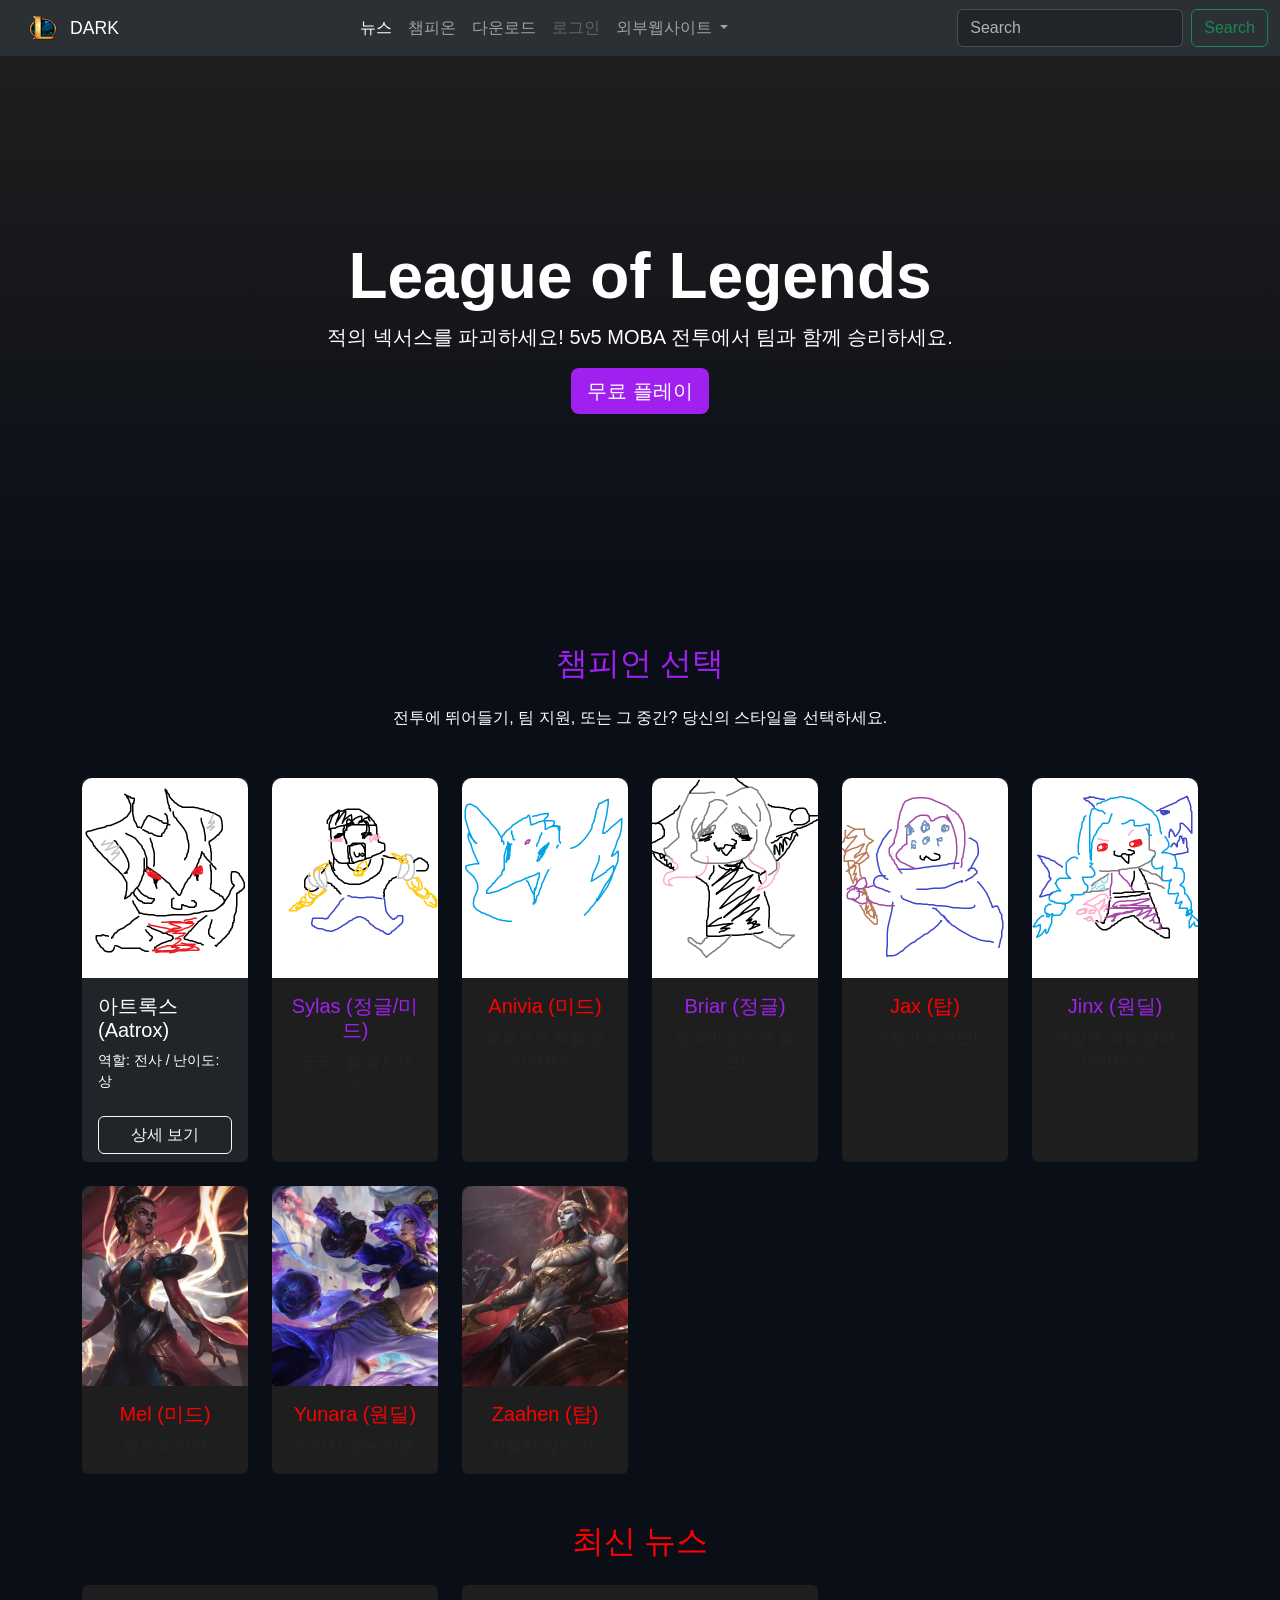
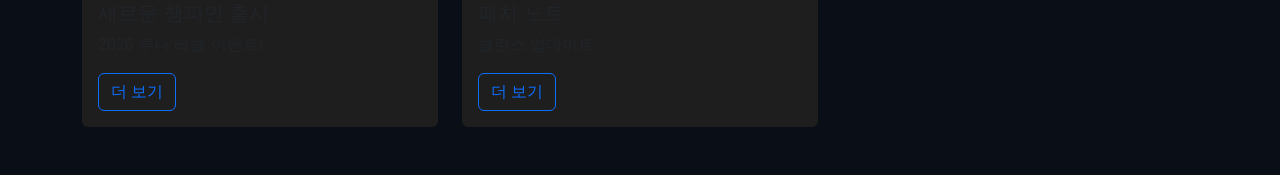
<file: src/main/resources/META-INF/resources/index.html>
<!DOCTYPE html>
<html lang="ko">

<head>
    <meta charset="UTF-8">
    <meta name="viewport" content="width=device-width, initial-scale=1.0">
    <title>League of Legends - 메인 페이지</title>
    <!-- Bootstrap 5 CDN -->
    <link href="https://cdn.jsdelivr.net/npm/bootstrap@5.3.0/dist/css/bootstrap.min.css" rel="stylesheet">
    <script src="js/bootstrap.bundle.min.js"></script>
    <script src="js/test2.js"></script>
    <script src="js/toggleTheme.js"></script>

    <script>
        window.onload = function () {
            alert("메인 페이지 로딩 완료");
        }
    </script>
    <!-- 커스텀 스타일 (LOL 테마 + 챔피언 호버 효과) -->
    <link rel="stylesheet" href="css/main.css">
    <!--7w 스타일 시트를 링크로 외부 연동했다 -->
</head>

<body>

    <!-- 헤더 (Navbar) -->
    <!-- <nav class="navbar navbar-expand-lg navbar-dark">
        <div class="container-fluid">w
            <a class="navbar-brand" href="index.html">League of Legends</a>
            <button class="navbar-toggler" type="button" data-bs-toggle="collapse" data-bs-target="#navbarNav" aria-controls="navbarNav" aria-expanded="false" aria-label="Toggle navigation">
                <span class="navbar-toggler-icon"></span>
            </button>
            <div class="collapse navbar-collapse" id="navbarNav">
                <ul class="navbar-nav ms-auto">
                    <li class="nav-item"><a class="nav-link" href="#">뉴스</a></li>
                    <li class="nav-item"><a class="nav-link" href="#">챔피언</a></li>
                    <li class="nav-item"><a class="nav-link" href="#">다운로드</a></li>
                    <li class="nav-item"><a class="nav-link" href="#">로그인</a></li>
                    <li class="nav-item"><a class="nav-link" href="https://www.leagueoflegends.com/ko-kr/" target="_blank">외부 웹사이트</a></li>
                </ul>
            </div>
        </div>
    </nav> -->

    <nav class="navbar navbar-expand-lg bg-body-tertiary" data-bs-theme="dark">
        <div class="container-fluid">
            <a class="navbar-brand" href="#">
                <!-- 5. 수정함 로고추가 -->
                <a href="http://localhost:8080/">
                    <img src="images/logo.webp" alt="" width="30" height="24">
                </a>  
                <!-- [변경] "Navbar" 텍스트 → 다크/라이트 토글 버튼 -->
                <button class="btn border-0" id="themeToggleBtn" onclick="toggleTheme()">
                    DARK
                </button>
                <button class="navbar-toggler" type="button" data-bs-toggle="collapse"
                    data-bs-target="#navbarSupportedContent" aria-controls="navbarSupportedContent"
                    aria-expanded="false" aria-label="Toggle navigation">
                    <span class="navbar-toggler-icon"></span>
                </button>
                <div class="collapse navbar-collapse" id="navbarSupportedContent">
                    <ul class="navbar-nav mx-auto mb-2 mb-lg-0">
                        <li class="nav-item">
                            <a class="nav-link active" aria-current="page" href="#">뉴스</a>
                        </li>
                        <li class="nav-item">
                            <a class="nav-link" href="#">챔피온</a>
                        </li>
                        <li class="nav-item">
                            <a class="nav-link" href="main_page_sub/download.html">다운로드</a>
                        </li>
                        <li class="nav-item">
                            <a class="nav-link disabled" aria-disabled="true">로그인</a>
                        </li>
                        <li class="nav-item dropdown">
                            <a class="nav-link dropdown-toggle" href="#" role="button" data-bs-toggle="dropdown"
                                aria-expanded="false">
                                외부웹사이트
                            </a>
                            <ul class="dropdown-menu">
                                <li><a class="dropdown-item" href="https://op.gg/ko">롤전적</a></li>
                                <li><a class="dropdown-item" href="#">불법사이트</a></li>
                                <li>
                                    <hr class="dropdown-divider">
                                </li>
                                <li><a class="dropdown-item" href="#">외부웹</a></li>
                            </ul>
                        </li>
                    </ul>
                    <!-- 6주차 검색 폼 -->
                    <form class="d-flex" role="search" id="searchForm">
                        <input class="form-control me-2" type="search" placeholder="Search" aria-label="Search"
                            id="searchInput" />
                        <button class="btn btn-outline-success" type="submit">Search</button>
                    </form>
                </div>
        </div>
    </nav>

    <!-- 히어로 배너 (Hero Banner) -->
    <section class="hero d-flex align-items-center justify-content-center text-center py-5">
        <div class="container">
            <h1 class="display-3 fw-bold">League of Legends</h1>
            <p class="lead">적의 넥서스를 파괴하세요! 5v5 MOBA 전투에서 팀과 함께 승리하세요.</p>
            <!-- 6.자바스트립트 인라인코드 작동 테스트 -->
            <a href="#" class="btn btn-primary btn-lg" onclick="alert('즐거운 플레이 되세요')">무료 플레이</a>
        </div>
    </section>

    <!-- 챔피언 선택 섹션 (작은 썸네일 PNG로 업데이트!) -->
    <section class="container my-5">
        <h2 class="text-center mb-4 accent-purple">챔피언 선택</h2>
        <p class="text-center mb-5">전투에 뛰어들기, 팀 지원, 또는 그 중간? 당신의 스타일을 선택하세요.</p>
        <div class="row g-4">
            <!-- Aatrox -->
            <!-- <div class="col-md-6 col-lg-4 col-xl-2">
                <div class="card text-center h-100">
                    <img src="images/아또또록스.png" class="card-img-top" alt="Aatrox" loading="lazy">
                    <div class="card-body">
                        <h5 class="card-title accent-red">Aatrox (탑)</h5>
                        <p class="card-text">어둠의 검으로 적을 베세요.</p>
                    </div>
                </div>
            </div> -->
            <div class="col">
                <div class="card bg-dark text-white border-secondary h-100">
                    <img src="images/아또또록스.png" class="card-img-top" alt="아트록스">
                    <div class="card-body">
                        <h5 class="card-title">아트록스 (Aatrox)</h5>
                        <p class="card-text small">역할: 전사 / 난이도: 상</p>
                    </div>
                    <div class="card-footer bg-transparent border-0">
                        <button class="btn btn-outline-light w-100" data-bs-toggle="modal" data-bs-target="#modalAatrox"
                            data-champ="Aatrox">
                            상세 보기
                        </button>
                    </div>
                </div>
            </div>



            <!-- Sylas -->
            <div class="col-md-6 col-lg-4 col-xl-2">
                <div class="card text-center h-100">
                    <img src="images/싸일아저시.png" class="card-img-top" alt="Sylas" loading="lazy">
                    <div class="card-body">
                        <h5 class="card-title accent-purple">Sylas (정글/미드)</h5>
                        <p class="card-text">궁극기를 훔치세요!</p>
                    </div>
                </div>
            </div>
            <!-- Anivia -->
            <div class="col-md-6 col-lg-4 col-xl-2">
                <div class="card text-center h-100">
                    <img src="images/애그니비아.png" class="card-img-top" alt="Anivia" loading="lazy">
                    <div class="card-body">
                        <h5 class="card-title accent-red">Anivia (미드)</h5>
                        <p class="card-text">얼음으로 적을 봉인하세요.</p>
                    </div>
                </div>
            </div>
            <!-- Briar -->
            <div class="col-md-6 col-lg-4 col-xl-2">
                <div class="card text-center h-100">
                    <img src="images/브라라라라이어.png" class="card-img-top" alt="Briar" loading="lazy">
                    <div class="card-body">
                        <h5 class="card-title accent-purple">Briar (정글)</h5>
                        <p class="card-text">광폭한 힘으로 돌진!</p>
                    </div>
                </div>
            </div>
            <!-- Jax -->
            <div class="col-md-6 col-lg-4 col-xl-2">
                <div class="card text-center h-100">
                    <img src="images/잭스잭스.png" class="card-img-top" alt="Jax" loading="lazy">
                    <div class="card-body">
                        <h5 class="card-title accent-red">Jax (탑)</h5>
                        <p class="card-text">대장간의 주인!</p>
                    </div>
                </div>
            </div>
            <!-- Jinx -->
            <div class="col-md-6 col-lg-4 col-xl-2">
                <div class="card text-center h-100">
                    <img src="images/징스.png" class="card-img-top" alt="Jinx" loading="lazy">
                    <div class="card-body">
                        <h5 class="card-title accent-purple">Jinx (원딜)</h5>
                        <p class="card-text">폭발로 적을 날려버리세요.</p>
                    </div>
                </div>
            </div>
            <!-- 멜 -->
            <div class="col-md-6 col-lg-4 col-xl-2">
                <div class="card text-center h-100">
                    <img src="images/멜.webp" class="card-img-top" alt="Mel" loading="lazy">
                    <div class="card-body">
                        <h5 class="card-title accent-red">Mel (미드)</h5>
                        <p class="card-text">영혼의 반향</p>
                    </div>
                </div>
            </div>
            <!-- 유나라 -->
            <div class="col-md-6 col-lg-4 col-xl-2">
                <div class="card text-center h-100">
                    <img src="images/뮤나라.webp" class="card-img-top" alt="Yunara" loading="lazy">
                    <div class="card-body">
                        <h5 class="card-title accent-red">Yunara (원딜)</h5>
                        <p class="card-text">꺾이지 않는 신념</p>
                    </div>
                </div>
            </div>
            <!-- 자헨 -->
            <div class="col-md-6 col-lg-4 col-xl-2">
                <div class="card text-center h-100">
                    <img src="images/자헨.webp" class="card-img-top" alt="Zaahen" loading="lazy">
                    <div class="card-body">
                        <h5 class="card-title accent-red">Zaahen (탑)</h5>
                        <p class="card-text">저물지 않는 자!</p>
                    </div>
                </div>
            </div>
        </div>
    </section>

    <!-- 뉴스 섹션 (기존 유지) -->
    <section class="container my-5">
        <h2 class="text-center mb-4 accent-red">최신 뉴스</h2>
        <div class="row g-4">
            <div class="col-md-6 col-lg-4">
                <div class="card">
                    <div class="card-body">
                        <h5 class="card-title">새로운 챔피언 출시</h5>
                        <p class="card-text">2026 루나 레벨 이벤트!</p>
                        <a href="#" class="btn btn-outline-primary">더 보기</a>
                    </div>
                </div>
            </div>
            <div class="col-md-6 col-lg-4">
                <div class="card">
                    <div class="card-body">
                        <h5 class="card-title">패치 노트</h5>
                        <p class="card-text">밸런스 업데이트.</p>
                        <a href="#" class="btn btn-outline-primary">더 보기</a>
                    </div>
                </div>
            </div>
        </div>
    </section>


    <!-- ===== 검색 결과 섹션 (기본 숨김) ===== -->
    <section id="searchResults">
        <!-- 키워드 헤더 -->
        <div class="search-keyword-header">
            <h1 id="searchKeywordDisplay"></h1>
        </div>
        <!-- 본문: 사이드바 + 콘텐츠 -->
        <div class="search-body">
            <div class="container-fluid px-0">
                <div class="row g-0">
                    <!-- 왼쪽 카테고리 사이드바 -->
                    <div class="col-md-3 col-lg-2 search-sidebar bg-white py-4">
                        <div class="px-3 mb-3"
                            style="font-size:0.8rem; color:#999; text-transform:uppercase; letter-spacing:0.1em;">카테고리
                        </div>
                        <div class="search-category-item active" onclick="switchCategory('champion', this)">
                            챔피언 <span class="count" id="champCount">(0)</span>
                        </div>
                        <div class="search-category-item" onclick="switchCategory('news', this)">
                            뉴스 <span class="count" id="newsCount">(0)</span>
                        </div>
                    </div>
                    <!-- 오른쪽 콘텐츠 -->
                    <div class="col-md-9 col-lg-10 search-content-area">
                        <!-- 챔피언 결과 -->
                        <div id="resultChampion">
                            <h5 class="mb-4" style="color:#333;">챔피언</h5>
                            <div id="championResultList"></div>
                        </div>
                        <!-- 뉴스 결과 -->
                        <div id="resultNews" style="display:none;">
                            <h5 class="mb-4" style="color:#333;">뉴스</h5>
                            <div id="newsResultList"></div>
                        </div>
                    </div>
                </div>
            </div>
        </div>
    </section>






    <!-- 모달 (iframe으로 Aatrox.html 불러오기) -->
    <div class="modal fade" id="modalAatrox" tabindex="-1" aria-labelledby="modalAatroxLabel" aria-hidden="true">
        <div class="modal-dialog modal-xl modal-dialog-centered modal-dialog-scrollable">
            <div class="modal-content bg-dark text-white border-secondary">
                <!-- 헤더 -->
                <div class="modal-header border-secondary">
                    <h5 class="modal-title" id="modalAatroxLabel">아트록스 (Aatrox) 상세 정보</h5>
                    <button type="button" class="btn-close btn-close-white" data-bs-dismiss="modal"
                        aria-label="Close"></button>
                </div>
                <!-- 바디: iframe으로 내용 채움 -->
                <div class="modal-body p-0" style="height: 65vh; background: #0a0e17;">
                    <iframe src="modals/Aatrox.html" frameborder="0" style="width: 100%; height: 100%; border: none;"
                        allowfullscreen>
                    </iframe>
                </div>
                <!-- 푸터 -->
                <div class="modal-footer border-secondary">
                    <button type="button" class="btn btn-outline-light" data-bs-dismiss="modal">닫기</button>
                </div>
            </div>
        </div>
    </div>
    <!-- 5주차 과제 모달 추가해보기 -->
    <div class="modal fade" id="modalMel" tabindex="-1" aria-hidden="true">
        <div class="modal-dialog modal-xl modal-dialog-centered">
            <div class="modal-content bg-dark text-white border-secondary">
                <div class="modal-header border-secondary">
                    <h5 class="modal-title">챔피언 상세 정보: 멜</h5>
                    <button type="button" class="btn-close btn-close-white" data-bs-dismiss="modal"></button>
                </div>
                <div class="modal-body p-0" style="height: 60vh;">
                    <iframe src="modals/Mel.html" style="width: 100%; height: 100%; border: none;"></iframe>
                </div>
            </div>
        </div>
    </div>

    <script src="js/search.js"></script>


</body>

</html>
</file>
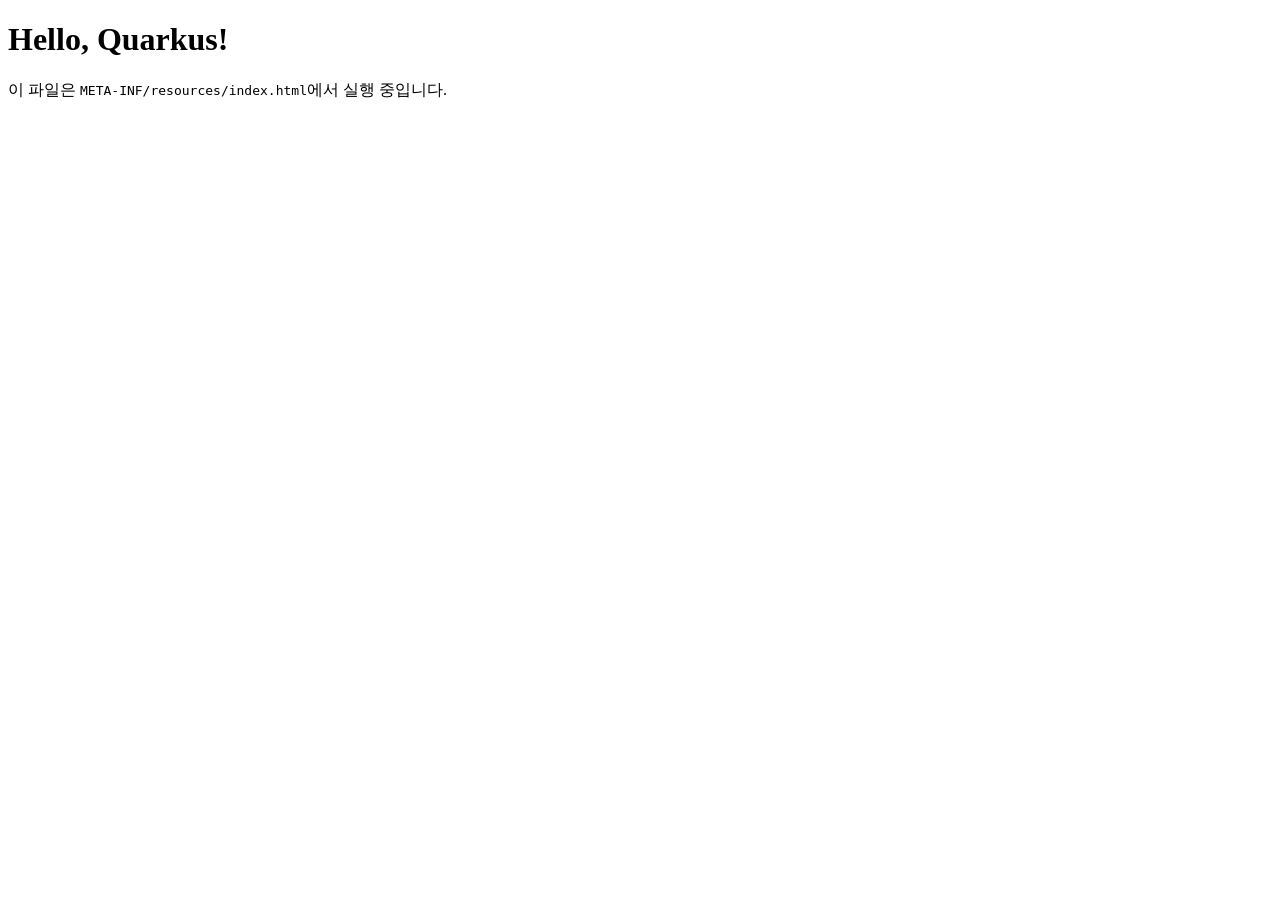
<file: src/main/resources/META-INF/resources/Index1.html>
<!DOCTYPE html>
<html lang="ko">
<head>
<meta charset="UTF-8">
<meta name="viewport" content="width=device-width, initial-scale=1.0">
<title>Quarkus Hello World</title>
</head>
<body>
<div class="container">
<h1>Hello, Quarkus!</h1>
<p>이 파일은 <code>META-INF/resources/index.html</code>에서 실행 중입니다.</p>
</div>
</body>
</html>
</file>
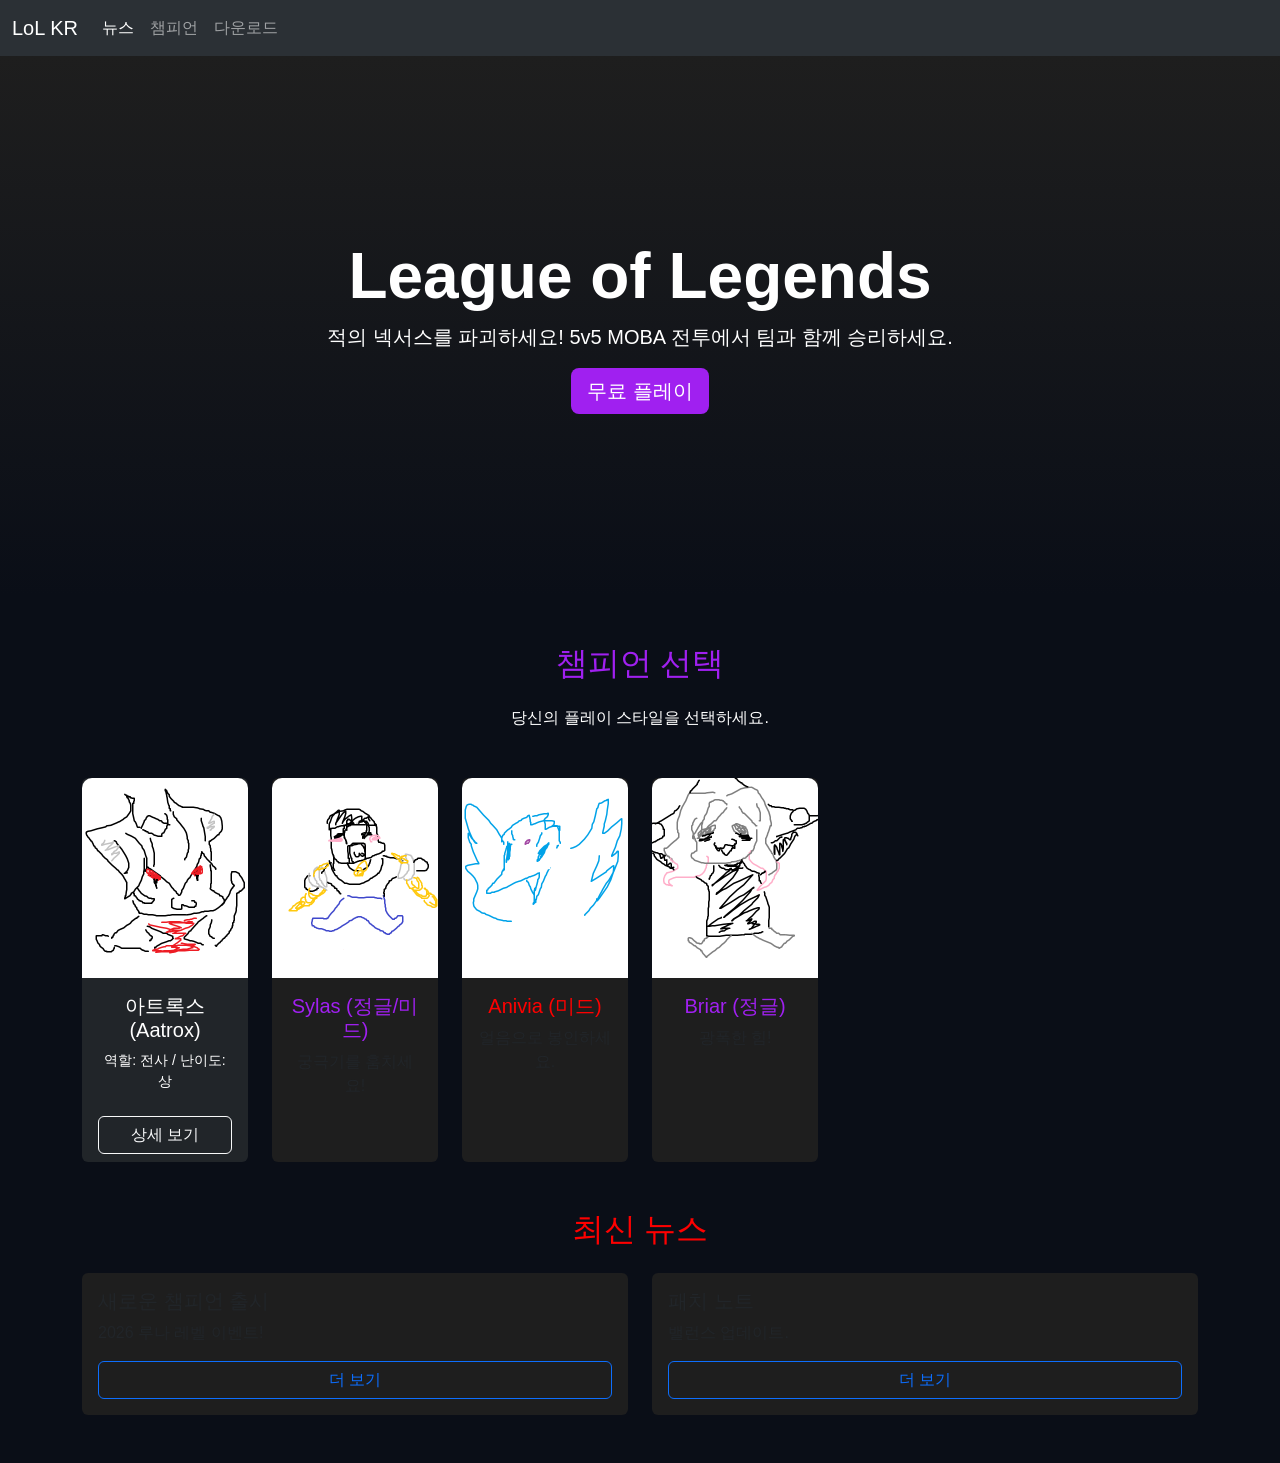
<file: src/main/resources/META-INF/resources/index2.html>
<!DOCTYPE html>
<html lang="ko">

<head>
    <meta charset="UTF-8">
    <meta name="viewport" content="width=device-width, initial-scale=1.0">
    <title>League of Legends - 메인 페이지</title>
    <link href="https://cdn.jsdelivr.net/npm/bootstrap@5.3.0/dist/css/bootstrap.min.css" rel="stylesheet">
    <script src="https://cdn.jsdelivr.net/npm/bootstrap@5.3.0/dist/js/bootstrap.bundle.min.js"></script>
    <style>
        body { background-color: #0a0e17; color: #fff; font-family: 'Arial', sans-serif; }
        .navbar { background-color: #000; }
        .hero { background: linear-gradient(to bottom, #1e1e1e, #0a0e17); min-height: 60vh; }
        .accent-purple { color: #a020f0; }
        .accent-red { color: #ff0000; }
        .card { background-color: #1e1e1e; border: none; transition: transform 0.3s, box-shadow 0.3s; }
        .card:hover { transform: scale(1.05); box-shadow: 0 10px 20px rgba(161, 67, 201, 0.5); }
        .card-img-top { height: 200px; object-fit: cover; border-radius: 10px 10px 0 0; }
        .btn-primary { background-color: #a020f0; border: none; }
        .btn-primary:hover { background-color: #800080; }
    </style>
</head>

<body>

    <nav class="navbar navbar-expand-lg bg-body-tertiary" data-bs-theme="dark">
        <div class="container-fluid">
            <a class="navbar-brand" href="#">LoL KR</a>
            <button class="navbar-toggler" type="button" data-bs-toggle="collapse" data-bs-target="#navbarSupportedContent">
                <span class="navbar-toggler-icon"></span>
            </button>
            <div class="collapse navbar-collapse" id="navbarSupportedContent">
                <ul class="navbar-nav me-auto mb-2 mb-lg-0">
                    <li class="nav-item"><a class="nav-link active" href="#">뉴스</a></li>
                    <li class="nav-item"><a class="nav-link" href="#">챔피언</a></li>
                    <li class="nav-item"><a class="nav-link" href="main_page_sub/download.html">다운로드</a></li>
                </ul>
            </div>
        </div>
    </nav>

    <section class="hero d-flex align-items-center justify-content-center text-center py-5">
        <div class="container">
            <h1 class="display-3 fw-bold">League of Legends</h1>
            <p class="lead">적의 넥서스를 파괴하세요! 5v5 MOBA 전투에서 팀과 함께 승리하세요.</p>
            <a href="#" class="btn btn-primary btn-lg">무료 플레이</a>
        </div>
    </section>

    <section class="container my-5">
        <h2 class="text-center mb-4 accent-purple">챔피언 선택</h2>
        <p class="text-center mb-5">당신의 플레이 스타일을 선택하세요.</p>
        
        <div class="row g-4">
            <div class="col-md-6 col-lg-4 col-xl-2">
                <div class="card bg-dark text-white border-secondary h-100">
                    <img src="images/아또또록스.png" class="card-img-top" alt="아트록스">
                    <div class="card-body text-center">
                        <h5 class="card-title">아트록스 (Aatrox)</h5>
                        <p class="card-text small">역할: 전사 / 난이도: 상</p>
                    </div>
                    <div class="card-footer bg-transparent border-0">
                        <button class="btn btn-outline-light w-100" data-bs-toggle="modal" data-bs-target="#modalAatrox">
                            상세 보기
                        </button>
                    </div>
                </div>
            </div>

            <div class="col-md-6 col-lg-4 col-xl-2">
                <div class="card text-center h-100">
                    <img src="images/싸일아저시.png" class="card-img-top" alt="Sylas">
                    <div class="card-body">
                        <h5 class="card-title accent-purple">Sylas (정글/미드)</h5>
                        <p class="card-text">궁극기를 훔치세요!</p>
                    </div>
                </div>
            </div>

            <div class="col-md-6 col-lg-4 col-xl-2">
                <div class="card text-center h-100">
                    <img src="images/애그니비아.png" class="card-img-top" alt="Anivia">
                    <div class="card-body">
                        <h5 class="card-title accent-red">Anivia (미드)</h5>
                        <p class="card-text">얼음으로 봉인하세요.</p>
                    </div>
                </div>
            </div>

            <div class="col-md-6 col-lg-4 col-xl-2">
                <div class="card text-center h-100">
                    <img src="images/브라라라라이어.png" class="card-img-top" alt="Briar">
                    <div class="card-body">
                        <h5 class="card-title accent-purple">Briar (정글)</h5>
                        <p class="card-text">광폭한 힘!</p>
                    </div>
                </div>
            </div>
        </div>
    </section>

    <section class="container my-5">
        <h2 class="text-center mb-4 accent-red">최신 뉴스</h2>
        <div class="row g-4">
            <div class="col-md-6">
                <div class="card p-3">
                    <h5 class="card-title">새로운 챔피언 출시</h5>
                    <p class="card-text">2026 루나 레벨 이벤트!</p>
                    <a href="#" class="btn btn-outline-primary">더 보기</a>
                </div>
            </div>
            <div class="col-md-6">
                <div class="card p-3">
                    <h5 class="card-title">패치 노트</h5>
                    <p class="card-text">밸런스 업데이트.</p>
                    <a href="#" class="btn btn-outline-primary">더 보기</a>
                </div>
            </div>
        </div>
    </section>

    <div class="modal fade" id="modalAatrox" tabindex="-1" aria-labelledby="modalAatroxLabel" aria-hidden="true">
        <div class="modal-dialog modal-xl modal-dialog-centered modal-dialog-scrollable">
            <div class="modal-content bg-dark text-white border-secondary">
                <div class="modal-header border-secondary">
                    <h5 class="modal-title" id="modalAatroxLabel">아트록스 (Aatrox) 상세 정보</h5>
                    <button type="button" class="btn-close btn-close-white" data-bs-dismiss="modal" aria-label="Close"></button>
                </div>
                <div class="modal-body" style="min-height: 500px;">
                    <iframe src="modals/Aatrox.html" style="width:100%; height:500px; border:none;"></iframe>
                </div>
            </div>
        </div>
    </div>

</body>
</html>
</file>
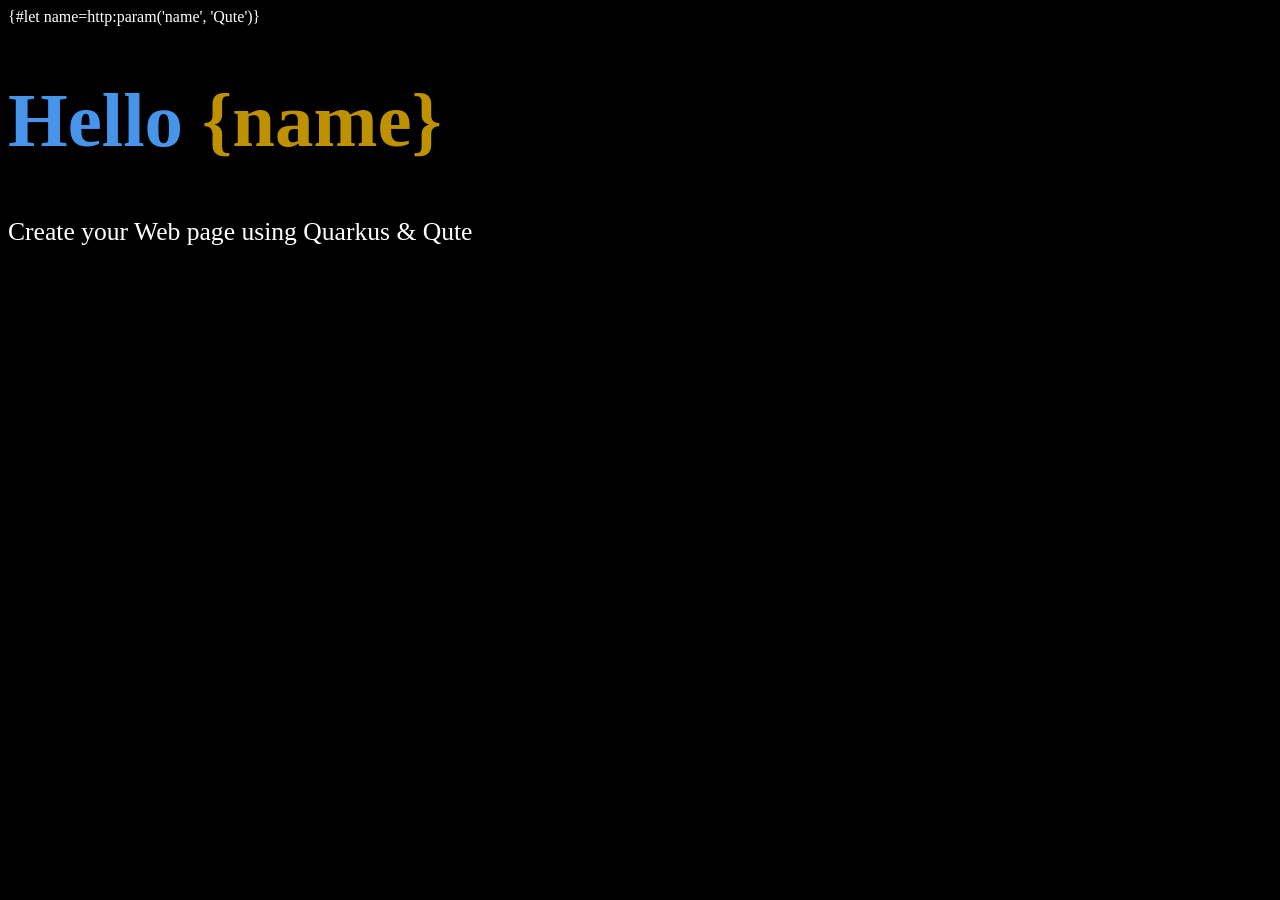
<file: src/main/resources/templates/pub/some-page.html>
{#let name=http:param('name', 'Qute')}
<!DOCTYPE html>
<html>
<head>
    <meta charset="UTF-8">
    <title>Hello {name}</title>
    <style>
        body {
            background-color: #000;
            color: #fff;
        }
        h1 {
            color: #4695EB;
            font-size: 6vw;
        }

        h1 b {
            color: #be9100;
        }

        p {
            font-size: 2vw;
        }
    </style>
</head>
<body>
<h1>Hello <b>{name}</b></h1>

<p>Create your Web page using Quarkus & Qute</p>
</body>
</html>
</file>
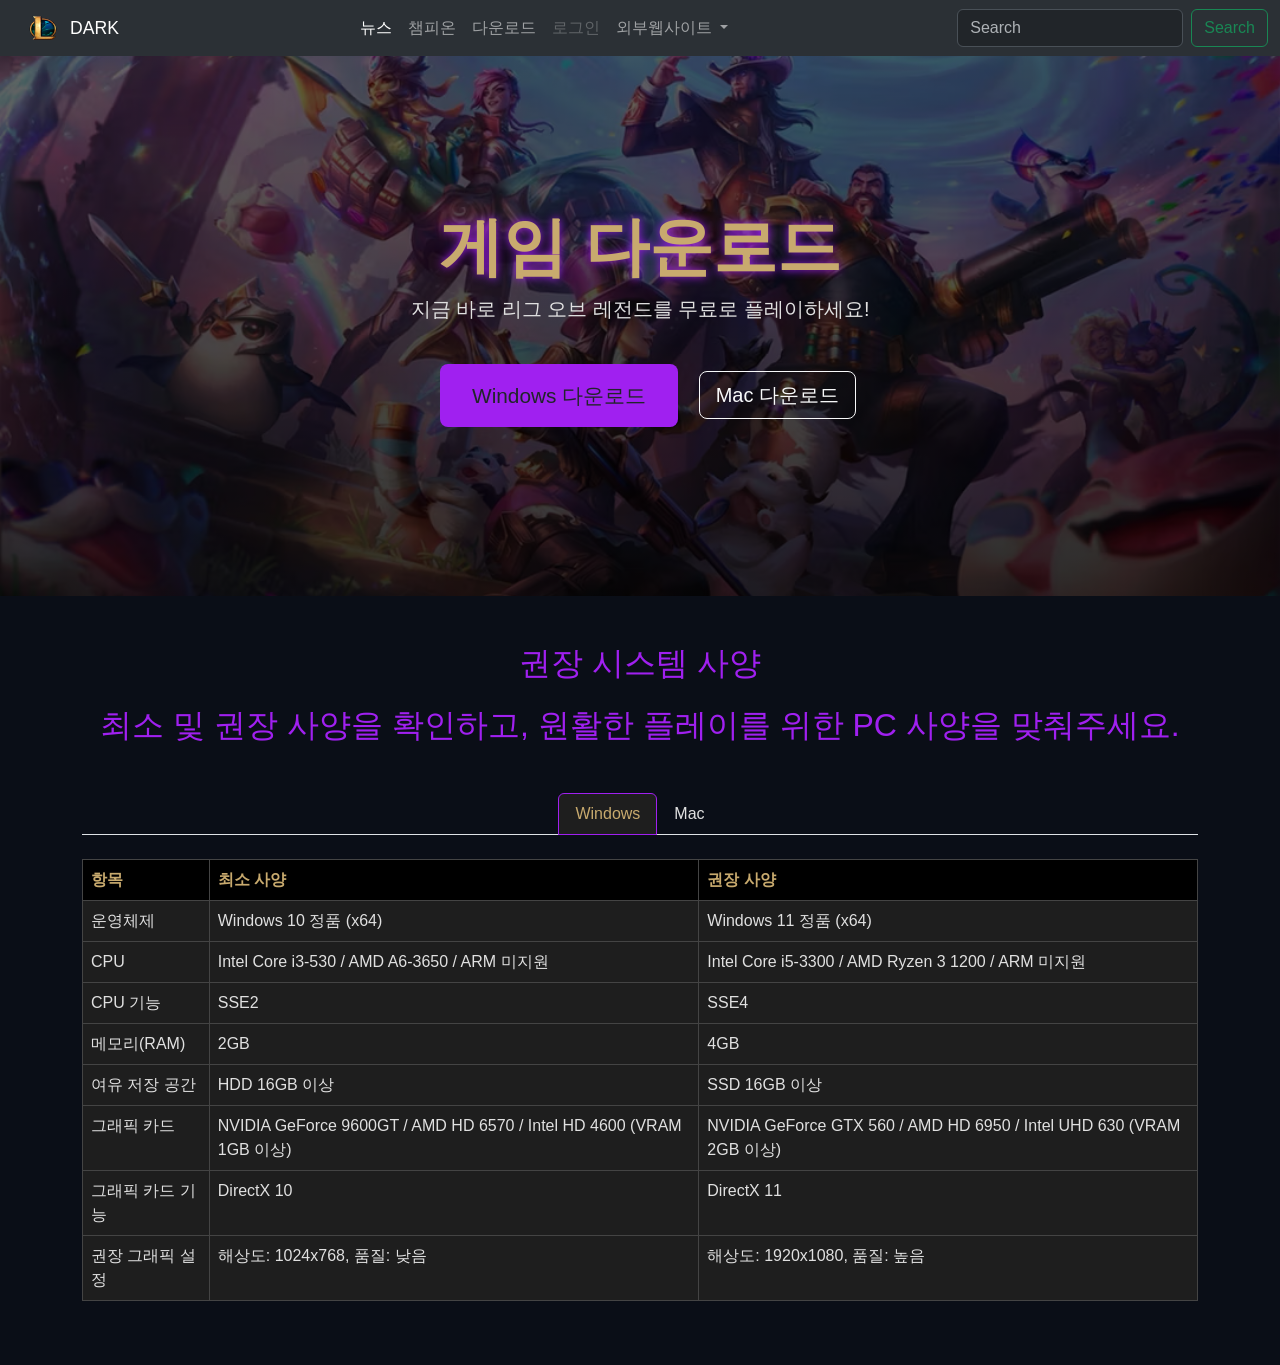
<file: src/main/resources/META-INF/resources/main_page_sub/download.html>
<!DOCTYPE html>
<html lang="ko">

<head>
    <meta charset="UTF-8">
    <meta name="viewport" content="width=device-width, initial-scale=1.0">
    <title>League of Legends - 메인 페이지</title>
    <!-- Bootstrap 5 CDN -->
    <link href="https://cdn.jsdelivr.net/npm/bootstrap@5.3.0/dist/css/bootstrap.min.css" rel="stylesheet">
    <script src="https://cdn.jsdelivr.net/npm/bootstrap@5.3.0/dist/js/bootstrap.bundle.min.js"></script>
    <!-- 커스텀 스타일 (LOL 테마 + 챔피언 호버 효과) -->
    <script src="../js/bootstrap.bundle.min.js"></script>
    <script src="../js/test2.js"></script>
    <script src="../js/toggleTheme.js"></script>
    
    
    
    
    <style>
        body {
            background-color: #0a0e17;
            color: #fff;
            font-family: 'Arial', sans-serif;
        }

        .navbar {
            background-color: #000;
        }

        .hero {
            background: linear-gradient(to bottom, #1e1e1e, #0a0e17);
            min-height: 60vh;
        }

        .accent-purple {
            color: #a020f0;
        }

        .accent-red {
            color: #ff0000;
        }

        .card {
            background-color: #1e1e1e;
            border: none;
            transition: transform 0.3s, box-shadow 0.3s;
        }

        .card:hover {
            transform: scale(1.05);
            box-shadow: 0 10px 20px rgba(161, 67, 201, 0.5);
        }

        .card-img-top {
            height: 200px;
            object-fit: cover;
            border-radius: 10px 10px 0 0;
        }

        .btn-primary {
            background-color: #a020f0;
            border: none;
        }

        .btn-primary:hover {
            background-color: #800080;
        }
        /* ── [추가] 테마 토글 버튼 (폰트 크기, 색상 등 ) ──────────────── */
#themeToggleBtn { font-size: 1.1rem; color: #fff; }
body.light-mode #themeToggleBtn { color: #212529; }
/* ── [추가] 라이트 모드 (다양한 색상 정보 ─────────────────────── */
body.light-mode { background-color: #f8f9fa; color: #212529; }
body.light-mode .navbar { background-color: #e9ecef !important; }
body.light-mode .navbar .navbar-brand,
body.light-mode .navbar .nav-link { color: #212529 !important; }
body.light-mode .hero { background: linear-gradient(to bottom, #dce3ea, #f8f9fa); }
body.light-mode .card { background-color: #ffffff; color: #212529; border: 1px solid #dee2e6; }
body.light-mode .card-title { color: #212529; }
body.light-mode .card-text { color: #555; }
    </style>
    <!--여기다가 css파일 불러오는것을 적습니다요-->
    <link rel="stylesheet" href="../css/download.css">
</head>

<body>

    <!-- 헤더 (Navbar) -->
    <!-- <nav class="navbar navbar-expand-lg navbar-dark">
        <div class="container-fluid">w
            <a class="navbar-brand" href="index.html">League of Legends</a>
            <button class="navbar-toggler" type="button" data-bs-toggle="collapse" data-bs-target="#navbarNav" aria-controls="navbarNav" aria-expanded="false" aria-label="Toggle navigation">
                <span class="navbar-toggler-icon"></span>
            </button>
            <div class="collapse navbar-collapse" id="navbarNav">
                <ul class="navbar-nav ms-auto">
                    <li class="nav-item"><a class="nav-link" href="#">뉴스</a></li>
                    <li class="nav-item"><a class="nav-link" href="#">챔피언</a></li>
                    <li class="nav-item"><a class="nav-link" href="#">다운로드</a></li>
                    <li class="nav-item"><a class="nav-link" href="#">로그인</a></li>
                    <li class="nav-item"><a class="nav-link" href="https://www.leagueoflegends.com/ko-kr/" target="_blank">외부 웹사이트</a></li>
                </ul>
            </div>
        </div>
    </nav> -->

    <nav class="navbar navbar-expand-lg bg-body-tertiary" data-bs-theme="dark" href="http://localhost:8080/">
        <div class="container-fluid">
            <a class="navbar-brand" href="#">
                <!-- 5. 수정함 로고추가 -->
                <a href="http://localhost:8080/">
                <img src="../images/logo.webp" alt="" width="30" height="24">
                </a>    
                <!-- [변경] "Navbar" 텍스트 → 다크/라이트 토글 버튼 -->
                <button class="btn border-0" id="themeToggleBtn" onclick="toggleTheme()">
                    DARK
                </button>
                <button class="navbar-toggler" type="button" data-bs-toggle="collapse"
                    data-bs-target="#navbarSupportedContent" aria-controls="navbarSupportedContent"
                    aria-expanded="false" aria-label="Toggle navigation">
                    <span class="navbar-toggler-icon"></span>
                </button>
                <div class="collapse navbar-collapse" id="navbarSupportedContent">
                    <ul class="navbar-nav mx-auto mb-2 mb-lg-0">
                        <li class="nav-item">
                            <a class="nav-link active" aria-current="page" href="#">뉴스</a>
                        </li>
                        <li class="nav-item">
                            <a class="nav-link" href="#">챔피온</a>
                        </li>
                        <li class="nav-item">
                            <a class="nav-link" href="download.html">다운로드</a>
                        </li>
                        <li class="nav-item">
                            <a class="nav-link disabled" aria-disabled="true">로그인</a>
                        </li>
                        <li class="nav-item dropdown">
                            <a class="nav-link dropdown-toggle" href="#" role="button" data-bs-toggle="dropdown"
                                aria-expanded="false">
                                외부웹사이트
                            </a>
                            <ul class="dropdown-menu">
                                <li><a class="dropdown-item" href="https://op.gg/ko">롤전적</a></li>
                                <li><a class="dropdown-item" href="#">불법사이트</a></li>
                                <li>
                                    <hr class="dropdown-divider">
                                </li>
                                <li><a class="dropdown-item" href="#">외부웹</a></li>
                            </ul>
                        </li>
                    </ul>
                    <!-- 6주차 검색 폼 -->
                    <form class="d-flex" role="search" id="searchForm">
                        <input class="form-control me-2" type="search" placeholder="Search" aria-label="Search"
                            id="searchInput" />
                        <button class="btn btn-outline-success" type="submit">Search</button>
                    </form>
                </div>
        </div>
    </nav>
    <!-- 히어로 배너 (공식 페이지 스타일) -->
    <section class="hero">
        <div class="container">
            <h1>게임 다운로드</h1>
            <p class="lead mb-4">지금 바로 리그 오브 레전드를 무료로 플레이하세요!</p>
            <a href="../pds/lll.exe" class="btn btn-download btn-lg" target="_blank">Windows 다운로드</a>
            <a href="../pds/lll.exe" class="btn btn-outline-light btn-lg" target="_blank">Mac 다운로드</a>
        </div>
    </section>
    <!-- 시스템 사양 섹션 -->
    <section class="container my-5">
        <h2 class="text-center mb-4 accent-purple">권장 시스템 사양</h2>
        <h2 class="text-center mb-5 accent-purple">최소 및 권장 사양을 확인하고, 원활한 플레이를 위한 PC 사양을 맞춰주세요.</h2>

        <!-- 탭: Windows / Mac (첨부 이미지처럼) -->
        <ul class="nav nav-tabs justify-content-center mb-4" id="osTabs" role="tablist">
            <li class="nav-item" role="presentation">
                <button class="nav-link active" id="windows-tab" data-bs-toggle="tab" data-bs-target="#windows" type="button" role="tab">Windows</button>
            </li>
            <li class="nav-item" role="presentation">
                <button class="nav-link" id="mac-tab" data-bs-toggle="tab" data-bs-target="#mac" type="button" role="tab">Mac</button>
            </li>
        </ul>

        <div class="tab-content">
            <!-- Windows 탭 -->
            <div class="tab-pane fade show active" id="windows" role="tabpanel">
                <div class="table-responsive">
                    <table class="table table-bordered table-hover">
                        <thead>
                            <tr>
                                <th>항목</th>
                                <th>최소 사양</th>
                                <th>권장 사양</th>
                            </tr>
                        </thead>
                        <tbody>
                            <tr><td>운영체제</td><td>Windows 10 정품 (x64)</td><td>Windows 11 정품 (x64)</td></tr>
                            <tr><td>CPU</td><td>Intel Core i3-530 / AMD A6-3650 / ARM 미지원</td><td>Intel Core i5-3300 / AMD Ryzen 3 1200 / ARM 미지원</td></tr>
                            <tr><td>CPU 기능</td><td>SSE2</td><td>SSE4</td></tr>
                            <tr><td>메모리(RAM)</td><td>2GB</td><td>4GB</td></tr>
                            <tr><td>여유 저장 공간</td><td>HDD 16GB 이상</td><td>SSD 16GB 이상</td></tr>
                            <tr><td>그래픽 카드</td><td>NVIDIA GeForce 9600GT / AMD HD 6570 / Intel HD 4600 (VRAM 1GB 이상)</td><td>NVIDIA GeForce GTX 560 / AMD HD 6950 / Intel UHD 630 (VRAM 2GB 이상)</td></tr>
                            <tr><td>그래픽 카드 기능</td><td>DirectX 10</td><td>DirectX 11</td></tr>
                            <tr><td>권장 그래픽 설정</td><td>해상도: 1024x768, 품질: 낮음</td><td>해상도: 1920x1080, 품질: 높음</td></tr>
                        </tbody>
                    </table>
                </div>
            </div>

            <!-- Mac 탭 (실제 사양 기반, 간단히 예시) -->
            <div class="tab-pane fade" id="mac" role="tabpanel">
                <div class="table-responsive">
                    <table class="table table-bordered table-hover">
                        <thead>
                            <tr>
                                <th>항목</th>
                                <th>최소 사양</th>
                                <th>권장 사양</th>
                            </tr>
                        </thead>
                        <tbody>
                            <tr><td>운영체제</td><td>macOS 10.15 이상</td><td>macOS 13 Ventura 이상</td></tr>
                            <tr><td>CPU</td><td>Intel Core i5 또는 Apple M1</td><td>Apple M2 이상</td></tr>
                            <tr><td>메모리(RAM)</td><td>4GB</td><td>8GB 이상</td></tr>
                            <tr><td>여유 저장 공간</td><td>SSD 16GB 이상</td><td>SSD 30GB 이상</td></tr>
                            <tr><td>그래픽</td><td>Metal 지원 GPU</td><td>Metal 2 지원 GPU</td></tr>
                        </tbody>
                    </table>
                </div>
            </div>
        </div>
    </section>

</body>

</html>
</file>
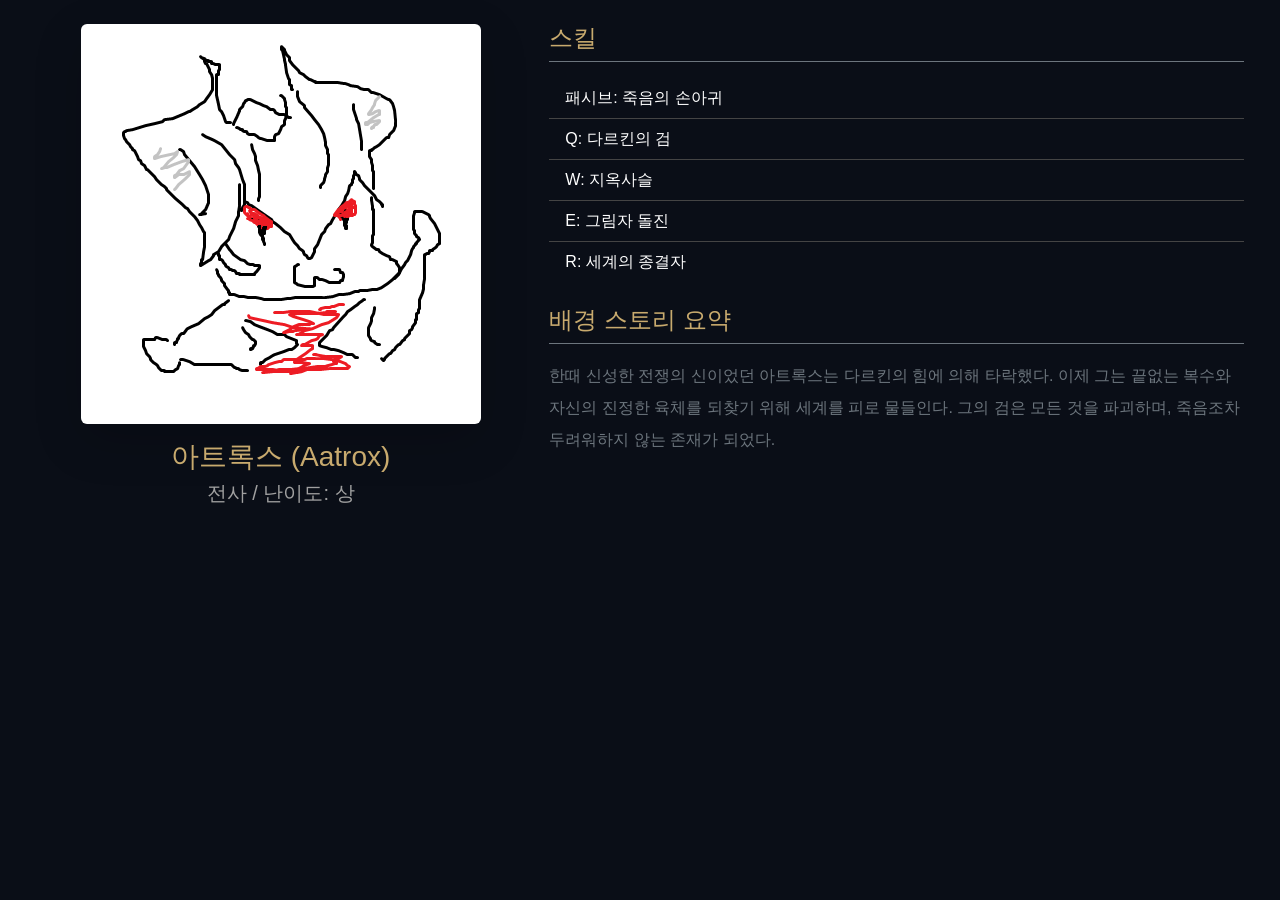
<file: src/main/resources/META-INF/resources/modals/Aatrox.html>
<!DOCTYPE html>
<html lang="ko">
<head>
  <meta charset="UTF-8">
  <meta name="viewport" content="width=device-width, initial-scale=1.0">
  <title>아트록스 상세</title>
  
  <!-- Bootstrap 5 CSS (index.html과 동일하게 연동) -->
  <link href="https://cdn.jsdelivr.net/npm/bootstrap@5.3.3/dist/css/bootstrap.min.css" rel="stylesheet" integrity="sha384-QWTKZyjpPEjISv5WaRU9OFeRpok6YctnYmDr5pNlyT2bRjXh0JMhjY6hW+ALEwIH" crossorigin="anonymous">
  
  <!-- LOL 스타일 맞추기 위한 간단 커스텀 (필요 시 resources/css/custom.css로 이동) -->
  <style>
    body {
      background-color: #0a0e17;
      color: white;
      padding: 1.5rem;
      font-family: 'Segoe UI', sans-serif;
    }
    h3, h4 {
      color: #c8aa6e; /* LOL 골드 톤 */
    }
    .text-muted {
      color: #a0a0a0 !important;
    }
    .list-group-item {
      background: transparent;
      border-color: #444;
      color: white;
    }
  </style>
</head>
<body>

  <div class="container-fluid">
    <div class="row g-4">
      
      <!-- 왼쪽: 이미지 + 기본 정보 -->
      <div class="col-lg-5 text-center">
        <img src="../images/아또또록스.png" class="img-fluid rounded shadow-lg" alt="아트록스" style="max-height: 480px; object-fit: contain;">
        <div class="mt-3">
          <h3 class="mb-1">아트록스 (Aatrox)</h3>
          <p class="text-muted fs-5">전사 / 난이도: 상</p>
        </div>
      </div>
      
      <!-- 오른쪽: 스킬 + 스토리 -->
      <div class="col-lg-7">
        <h4 class="border-bottom border-secondary pb-2 mb-3">스킬</h4>
        <ul class="list-group list-group-flush mb-4">
          <li class="list-group-item">패시브: 죽음의 손아귀</li>
          <li class="list-group-item">Q: 다르킨의 검</li>
          <li class="list-group-item">W: 지옥사슬</li>
          <li class="list-group-item">E: 그림자 돌진</li>
          <li class="list-group-item">R: 세계의 종결자</li>
        </ul>

        <h4 class="border-bottom border-secondary pb-2 mb-3">배경 스토리 요약</h4>
        <p class="text-secondary lh-lg">
          한때 신성한 전쟁의 신이었던 아트록스는 다르킨의 힘에 의해 타락했다. 
          이제 그는 끝없는 복수와 자신의 진정한 육체를 되찾기 위해 세계를 피로 물들인다. 
          그의 검은 모든 것을 파괴하며, 죽음조차 두려워하지 않는 존재가 되었다.
        </p>
      </div>
      
    </div>
  </div>

</body>
</html>
</file>
<file: src/main/resources/META-INF/resources/css/main.css>
/* ── 기본 레이아웃 ──────────────────────────────────────────── */
body { background-color: #0a0e17; color: #fff; font-family: 'Arial', sans-serif; }
.navbar { background-color: #000; }
.hero { background: linear-gradient(to bottom, #1e1e1e, #0a0e17); min-height: 60vh; }

/* ── 강조 색상 ──────────────────────────────────────────────── */
.accent-purple { color: #a020f0; }
.accent-red { color: #ff0000; }

/* ── 카드 ────────────────────────────────────────────────────── */
.card { background-color: #1e1e1e; border: none; transition: transform 0.3s, box-shadow 0.3s; }
.card:hover { transform: scale(1.05); box-shadow: 0 10px 20px rgba(160, 32, 240, 0.5); }
.card-img-top { height: 200px; object-fit: cover; border-radius: 10px 10px 0 0; }

/* ── 버튼 ────────────────────────────────────────────────────── */
.btn-primary { background-color: #a020f0; border: none; }
.btn-primary:hover { background-color: #800080; }

/* ── 검색 결과 페이지 ────────────────────────────────────────── */
#searchResults { display: none; } /*보여주면 안댐*/

.search-keyword-header {
    background: #0a0a0a;
    background-image: radial-gradient(ellipse at center, #1a1a1a 0%, #000 70%);
    min-height: 180px;
    display: flex;
    align-items: center;
    justify-content: center;
    border-bottom: 2px solid #c8a96e;
}
.search-keyword-header h1 {
    font-size: 2.8rem;
    font-weight: 700;
    color: #fff;
    letter-spacing: 0.05em;
}

.search-body { background-color: #f0ede8; min-height: 500px; }
.search-sidebar { border-right: 1px solid #ddd; }

.search-category-item {
    padding: 14px 20px;
    cursor: pointer;
    color: #333;
    font-size: 0.95rem;
    border-left: 3px solid transparent;
    transition: all 0.2s;
}
.search-category-item:hover { background: #e0dcd5; }
.search-category-item.active {
    border-left: 3px solid #c8253a;
    font-weight: 700;
    color: #c8253a;
    background: #e8e4df;
}
.search-category-item .count { color: #999; font-size: 0.85rem; margin-left: 6px; }

.search-content-area { padding: 30px; }

.search-result-card {
    background: #fff;
    border: none;
    border-radius: 6px;
    margin-bottom: 16px;
    transition: box-shadow 0.2s;
}
.search-result-card:hover { box-shadow: 0 4px 15px rgba(0,0,0,0.15); }
.search-result-card img { width: 110px; height: 80px; object-fit: cover; border-radius: 6px 0 0 6px; }

.no-result { text-align: center; padding: 80px 20px; color: #666; }
.no-result h4 { color: #333; }

/* ── [추가] 테마 토글 버튼 (폰트 크기, 색상 등 ) ──────────────── */
#themeToggleBtn { font-size: 1.1rem; color: #fff; }
body.light-mode #themeToggleBtn { color: #212529; }
/* ── [추가] 라이트 모드 (다양한 색상 정보 ─────────────────────── */
body.light-mode { background-color: #f8f9fa; color: #212529; }
body.light-mode .navbar { background-color: #e9ecef !important; }
body.light-mode .navbar .navbar-brand,
body.light-mode .navbar .nav-link { color: #212529 !important; }
body.light-mode .hero { background: linear-gradient(to bottom, #dce3ea, #f8f9fa); }
body.light-mode .card { background-color: #ffffff; color: #212529; border: 1px solid #dee2e6; }
body.light-mode .card-title { color: #212529; }
body.light-mode .card-text { color: #555; }
</file>
<file: src/main/resources/META-INF/resources/css/download.css>
body { 
    background-color: #0a0e17; 
    color: #e0e0e0; 
    font-family: 'Segoe UI', Arial, sans-serif; 
}

.hero {
    background: linear-gradient(rgba(0,0,0,0.6), rgba(0,0,0,0.8)), 
                url('../images/lollol.avif') center/cover no-repeat;
    min-height: 60vh;
    display: flex;
    align-items: center;
    justify-content: center;
    text-align: center;
    padding: 2rem;
}

.hero h1 { 
    font-size: 4rem; 
    font-weight: bold; 
    color: #c8aa6e;          /* LOL 골드 톤 */
    text-shadow: 0 0 10px #a020f0;
}

.btn-download {
    background-color: #a020f0;
    border: none;
    font-size: 1.3rem;
    padding: 1rem 2rem;
    margin: 1rem;
}

.btn-download:hover { 
    background-color: #800080; 
}

.nav-tabs .nav-link { 
    color: #e0e0e0; 
}

.nav-tabs .nav-link.active { 
    background-color: #1e1e1e; 
    color: #c8aa6e; 
    border-color: #a020f0; 
}

.table { 
    --bs-table-bg: #1e1e1e; 
    --bs-table-color: #e0e0e0; 
    --bs-table-border-color: #444;
}

.table th { 
    background-color: #000; 
    color: #c8aa6e; 
}

.card { 
    background-color: #1e1e1e; 
    border: 1px solid #444; 
}

.accent-purple { 
    color: #a020f0; 
}
</file>
